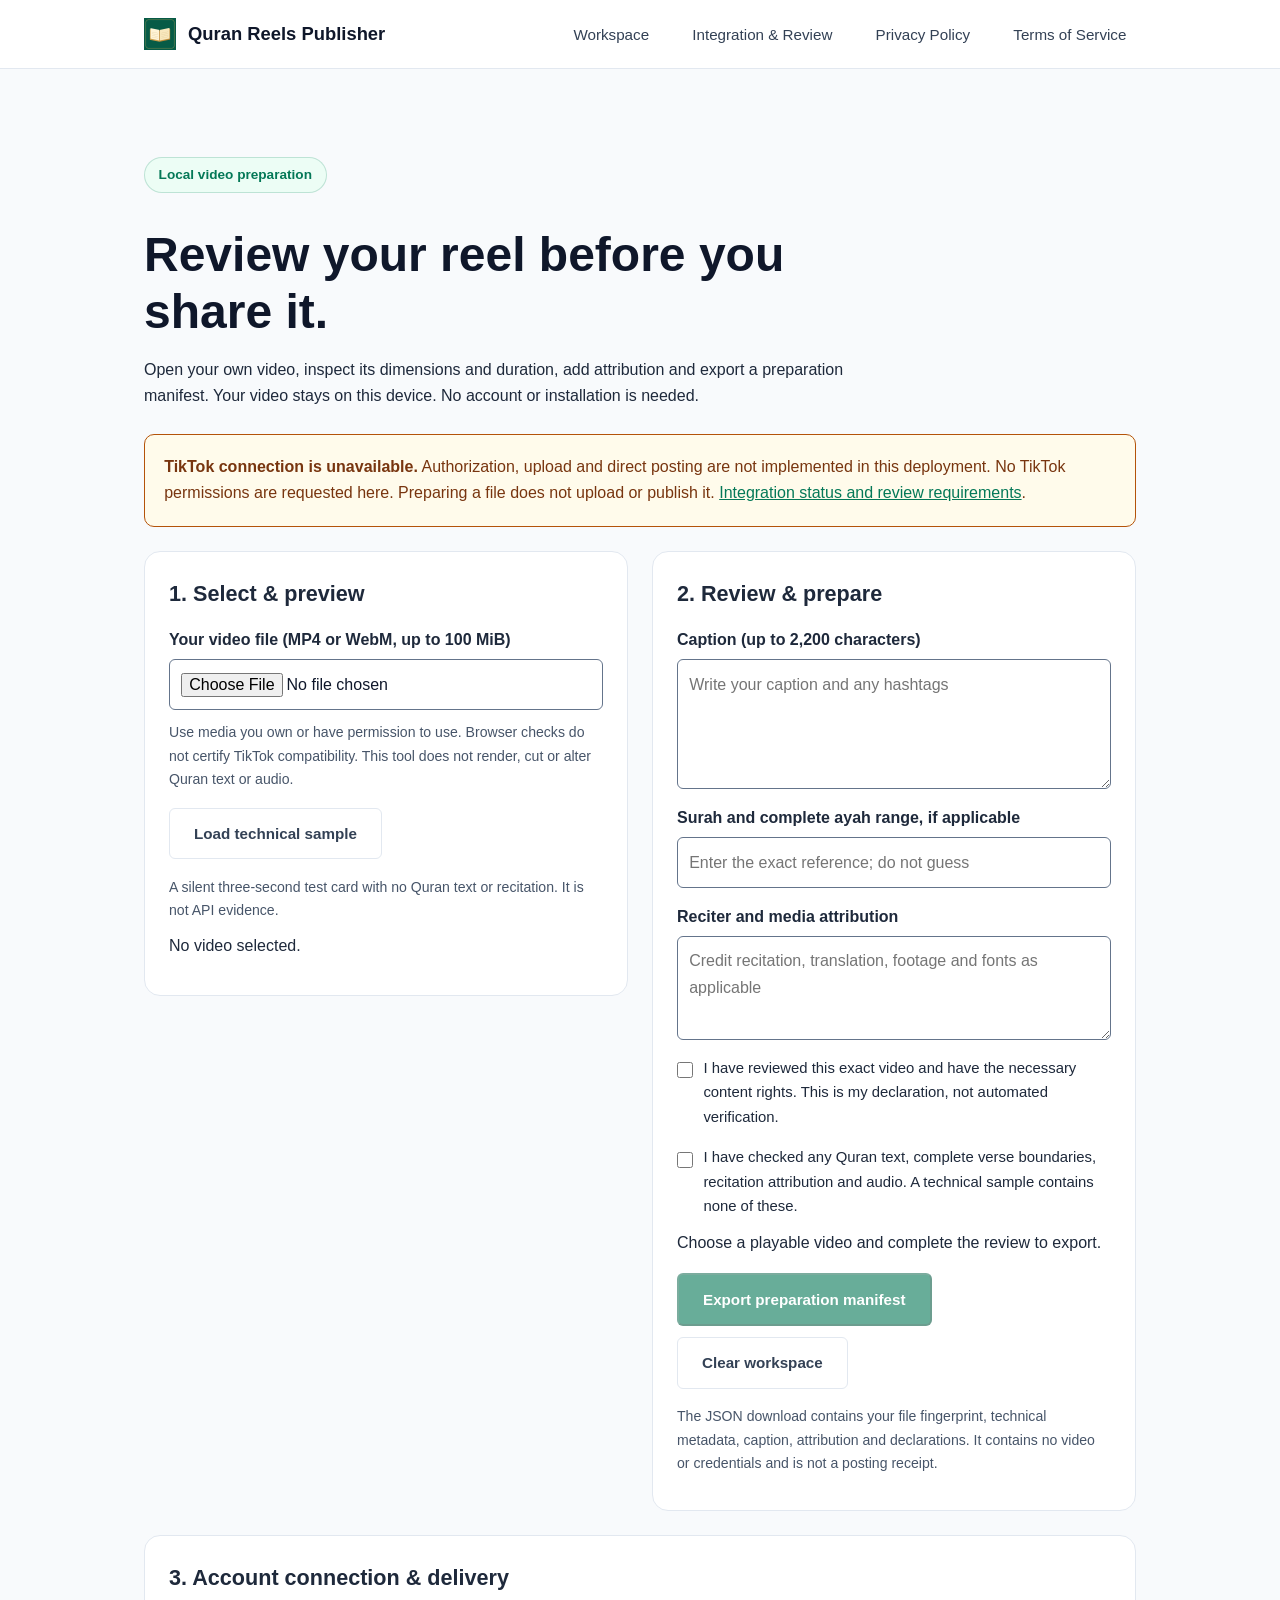
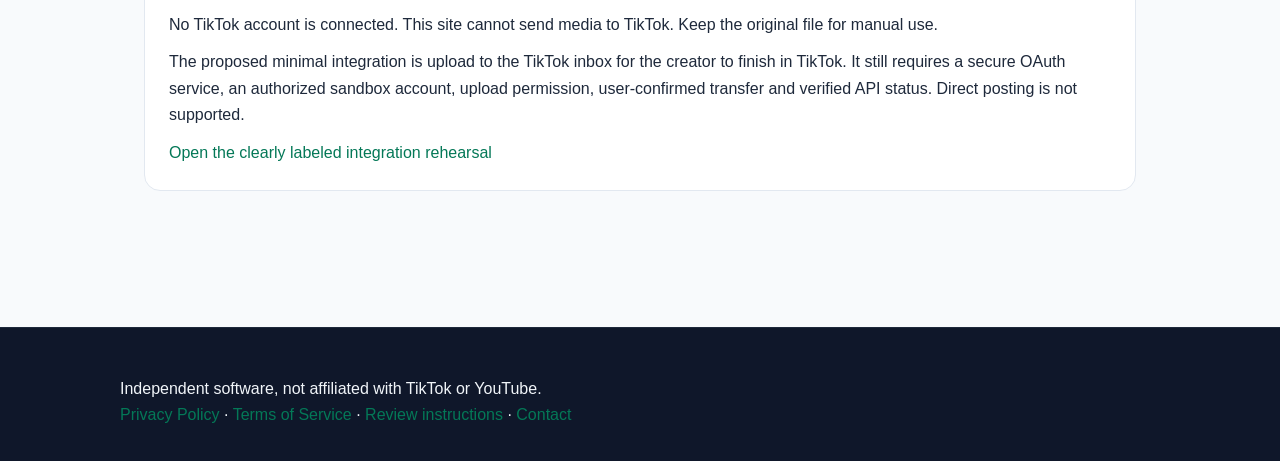
<file: index.html>
<!DOCTYPE html>
<html lang="en">
<head>
  <meta charset="UTF-8">
  <meta name="viewport" content="width=device-width, initial-scale=1.0">
  <title>Quran Reels Publisher — Video Preparation Workspace</title>
  <meta name="description" content="Preview your own video locally, inspect media, edit attribution and export a preparation manifest. TikTok connection is currently unavailable.">
  <link rel="canonical" href="https://mahmoudblog4-png.github.io/quran-reels-publisher-site/">
  <link rel="icon" type="image/png" href="assets/app-icon.png">
  <link rel="apple-touch-icon" href="assets/app-icon.png">
  <link rel="stylesheet" href="style.css"><link rel="stylesheet" href="workspace.css"><script src="workspace.js" defer></script><meta http-equiv="Content-Security-Policy" content="default-src 'self'; script-src 'self'; style-src 'self'; img-src 'self' blob:; media-src 'self' blob:; connect-src 'none'; object-src 'none'; base-uri 'none'; form-action 'none'">
</head>
<body>
<header class="site-header"><div class="nav-container"><a href="index.html" class="brand"><img class="brand-icon" src="assets/app-icon.png" alt=""><span>Quran Reels Publisher</span></a><nav class="main-nav" aria-label="Main navigation"><a href="#workspace">Workspace</a><a href="review.html">Integration &amp; Review</a><a href="privacy.html">Privacy Policy</a><a href="terms.html">Terms of Service</a></nav></div></header>
<main class="content-container">
<section class="workspace-intro"><span class="badge">Local video preparation</span><h1>Review your reel before you share it.</h1><p>Open your own video, inspect its dimensions and duration, add attribution and export a preparation manifest. Your video stays on this device. No account or installation is needed.</p></section>
<aside class="notice"><strong>TikTok connection is unavailable.</strong> Authorization, upload and direct posting are not implemented in this deployment. No TikTok permissions are requested here. Preparing a file does not upload or publish it. <a href="review.html">Integration status and review requirements</a>.</aside>
<section id="workspace" class="workspace-grid" aria-label="Video preparation workspace">
<div class="panel"><h2>1. Select &amp; preview</h2><label for="video-file">Your video file (MP4 or WebM, up to 100 MiB)</label><input id="video-file" type="file" accept="video/mp4,video/webm,.mp4,.webm" aria-describedby="file-help"><p id="file-help" class="help">Use media you own or have permission to use. Browser checks do not certify TikTok compatibility. This tool does not render, cut or alter Quran text or audio.</p><button id="sample" type="button" class="btn btn-secondary">Load technical sample</button><p class="help">A silent three-second test card with no Quran text or recitation. It is not API evidence.</p><video id="preview" controls playsinline preload="metadata" aria-label="Selected video preview" hidden></video><p id="media-status" role="status" aria-live="polite">No video selected.</p><dl id="media-details" hidden></dl></div>
<form id="preparation" class="panel"><h2>2. Review &amp; prepare</h2><label for="caption">Caption (up to 2,200 characters)</label><textarea id="caption" maxlength="2200" rows="4" required dir="auto" placeholder="Write your caption and any hashtags"></textarea><label for="reference">Surah and complete ayah range, if applicable</label><input id="reference" maxlength="160" dir="auto" placeholder="Enter the exact reference; do not guess"><label for="attribution">Reciter and media attribution</label><textarea id="attribution" maxlength="1500" rows="3" dir="auto" placeholder="Credit recitation, translation, footage and fonts as applicable"></textarea><label class="check"><input id="rights" type="checkbox" required><span>I have reviewed this exact video and have the necessary content rights. This is my declaration, not automated verification.</span></label><label class="check"><input id="integrity" type="checkbox" required><span>I have checked any Quran text, complete verse boundaries, recitation attribution and audio. A technical sample contains none of these.</span></label><p id="preparation-status" role="status" aria-live="polite">Choose a playable video and complete the review to export.</p><button id="export" class="btn btn-primary" type="submit" disabled>Export preparation manifest</button><button id="clear-workspace" class="btn btn-secondary" type="button">Clear workspace</button><p class="help">The JSON download contains your file fingerprint, technical metadata, caption, attribution and declarations. It contains no video or credentials and is not a posting receipt.</p></form>
</section><section class="panel"><h2>3. Account connection &amp; delivery</h2><p>No TikTok account is connected. This site cannot send media to TikTok. Keep the original file for manual use.</p><p>The proposed minimal integration is upload to the TikTok inbox for the creator to finish in TikTok. It still requires a secure OAuth service, an authorized sandbox account, upload permission, user-confirmed transfer and verified API status. Direct posting is not supported.</p><a href="demo.html">Open the clearly labeled integration rehearsal</a></section></main>
<footer class="site-footer"><div class="footer-container"><p>Independent software, not affiliated with TikTok or YouTube.</p><p><a href="privacy.html">Privacy Policy</a> · <a href="terms.html">Terms of Service</a> · <a href="review.html">Review instructions</a> · <a href="mailto:mahmoudfangrymail1@gmail.com">Contact</a></p></div></footer>
</body></html>
</file>
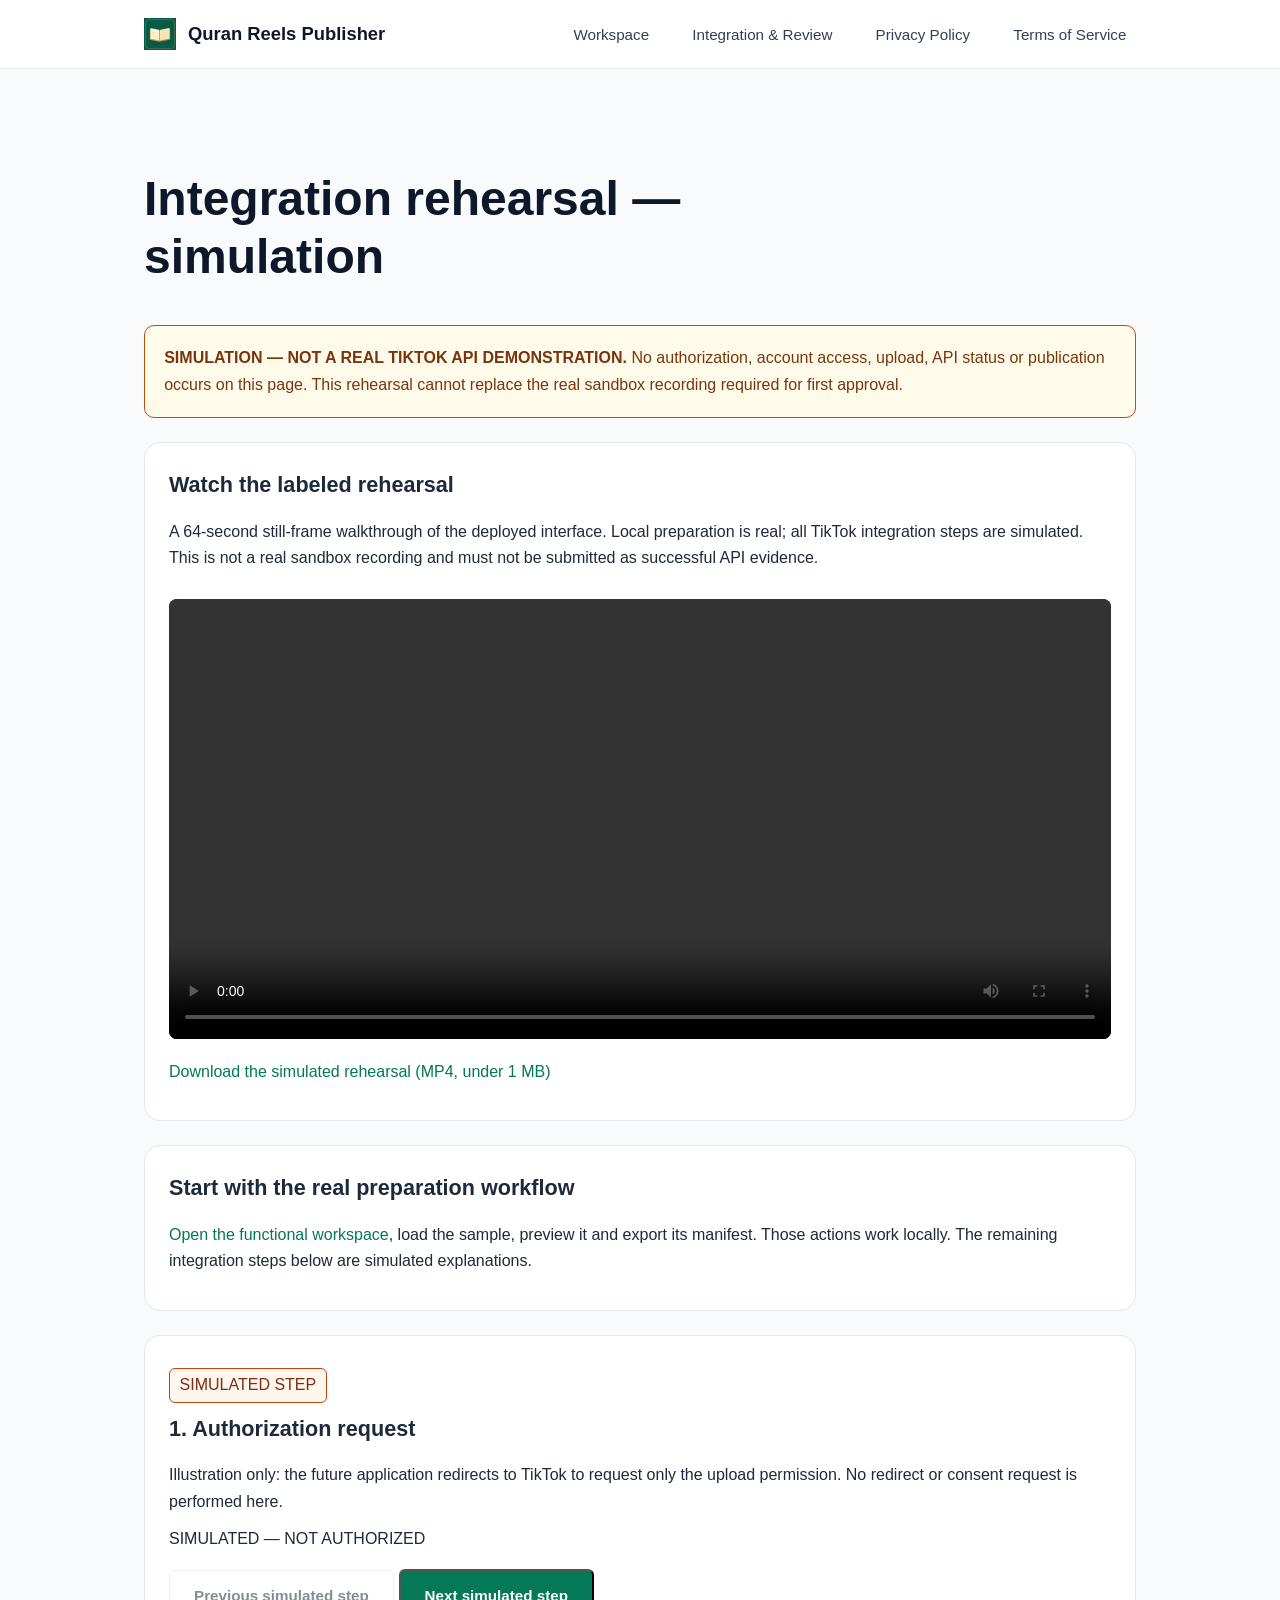
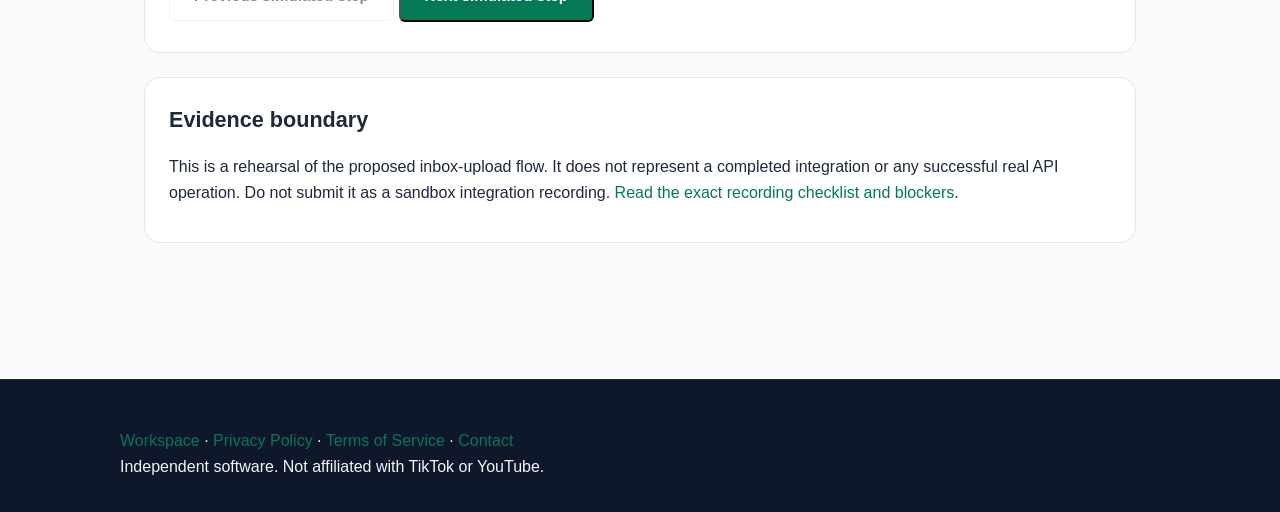
<file: demo.html>
<!DOCTYPE html>
<html lang="en"><head><meta charset="UTF-8"><meta name="viewport" content="width=device-width,initial-scale=1"><title>Integration rehearsal — simulation — Quran Reels Publisher</title><link rel="canonical" href="https://mahmoudblog4-png.github.io/quran-reels-publisher-site/demo.html"><link rel="icon" type="image/png" href="assets/app-icon.png"><link rel="apple-touch-icon" href="assets/app-icon.png"><link rel="stylesheet" href="style.css"><link rel="stylesheet" href="workspace.css"><script src="demo.js" defer></script></head><body><header class="site-header"><div class="nav-container"><a href="index.html" class="brand"><img class="brand-icon" src="assets/app-icon.png" alt=""><span>Quran Reels Publisher</span></a><nav class="main-nav" aria-label="Main navigation"><a href="index.html">Workspace</a><a href="review.html">Integration &amp; Review</a><a href="privacy.html">Privacy Policy</a><a href="terms.html">Terms of Service</a></nav></div></header><main class="content-container"><section class="workspace-intro"><h1>Integration rehearsal — simulation</h1></section>
<aside class="notice"><strong>SIMULATION — NOT A REAL TIKTOK API DEMONSTRATION.</strong> No authorization, account access, upload, API status or publication occurs on this page. This rehearsal cannot replace the real sandbox recording required for first approval.</aside>
<section class="panel"><h2>Watch the labeled rehearsal</h2><p>A 64-second still-frame walkthrough of the deployed interface. Local preparation is real; all TikTok integration steps are simulated. This is not a real sandbox recording and must not be submitted as successful API evidence.</p><video controls playsinline preload="metadata" aria-label="Simulated integration rehearsal video"><source src="assets/integration-rehearsal.mp4" type="video/mp4"></video><p><a href="assets/integration-rehearsal.mp4">Download the simulated rehearsal (MP4, under 1 MB)</a></p></section><section class="panel"><h2>Start with the real preparation workflow</h2><p><a href="index.html#workspace">Open the functional workspace</a>, load the sample, preview it and export its manifest. Those actions work locally. The remaining integration steps below are simulated explanations.</p></section>
<section class="panel" aria-label="Simulated integration steps"><span class="status-pill">SIMULATED STEP</span><h2 id="step-title">1. Authorization request</h2><p id="step-body">Illustration only: the future application redirects to TikTok to request only the upload permission. No redirect or consent request is performed here.</p><p id="step-state" role="status" aria-live="polite">SIMULATED — NOT AUTHORIZED</p><button id="previous" class="btn btn-secondary" type="button" disabled>Previous simulated step</button><button id="next" class="btn btn-primary" type="button">Next simulated step</button></section>
<section class="panel"><h2>Evidence boundary</h2><p>This is a rehearsal of the proposed inbox-upload flow. It does not represent a completed integration or any successful real API operation. Do not submit it as a sandbox integration recording. <a href="review.html">Read the exact recording checklist and blockers</a>.</p></section>
</main><footer class="site-footer"><div class="footer-container"><p><a href="index.html">Workspace</a> · <a href="privacy.html">Privacy Policy</a> · <a href="terms.html">Terms of Service</a> · <a href="mailto:mahmoudfangrymail1@gmail.com">Contact</a></p><p>Independent software. Not affiliated with TikTok or YouTube.</p></div></footer></body></html>
</file>
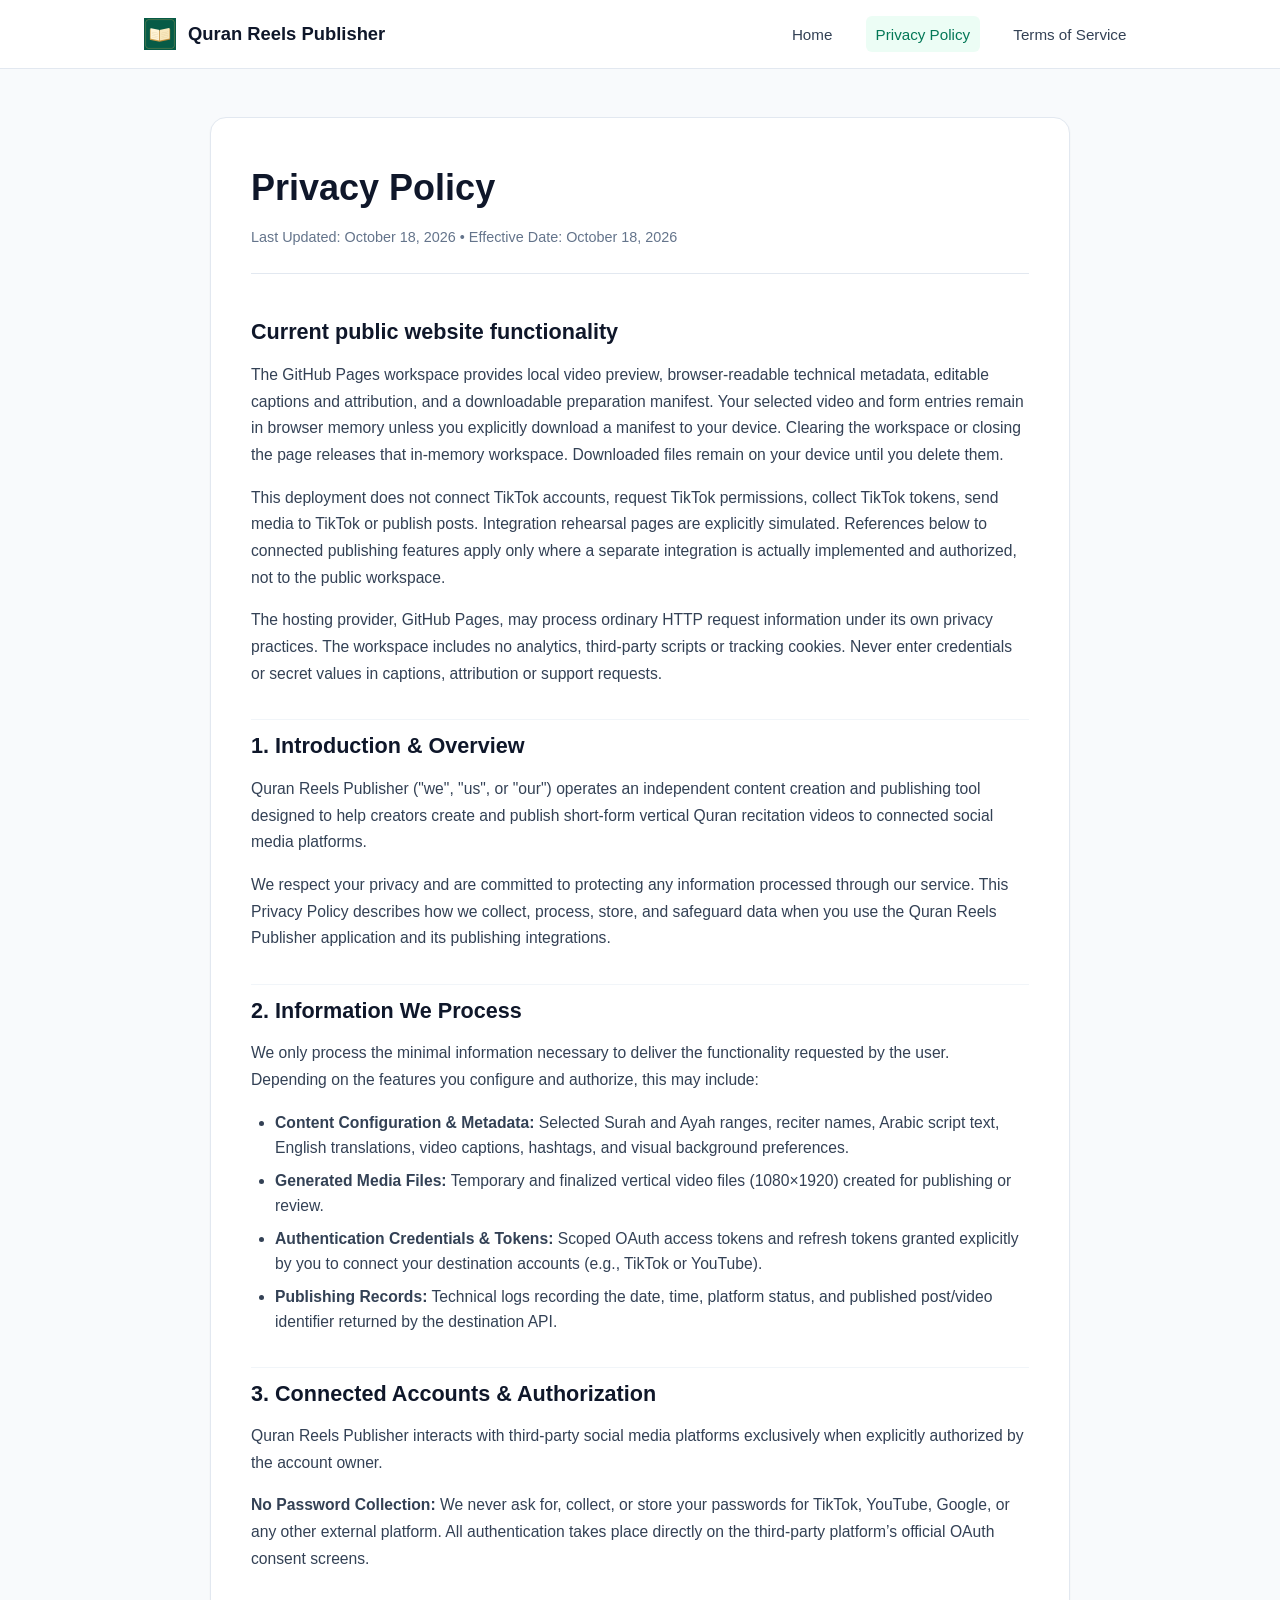
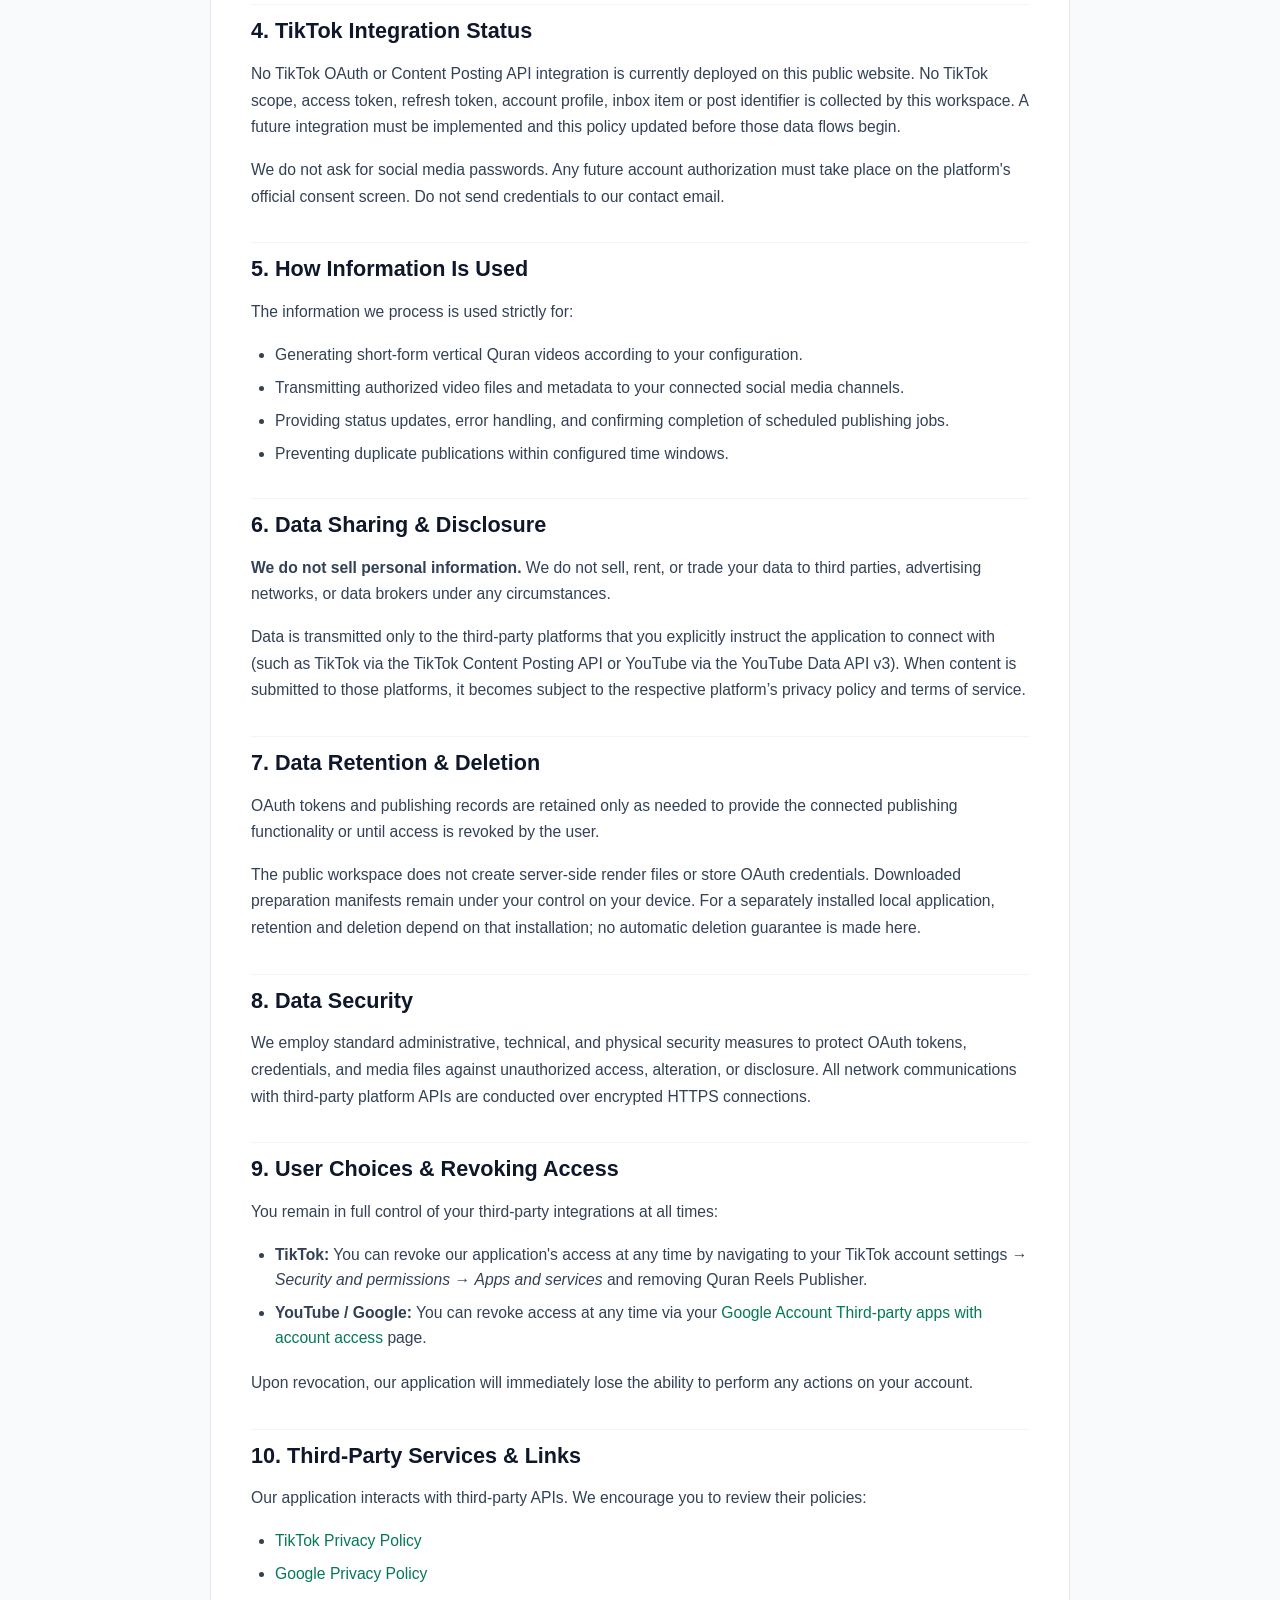
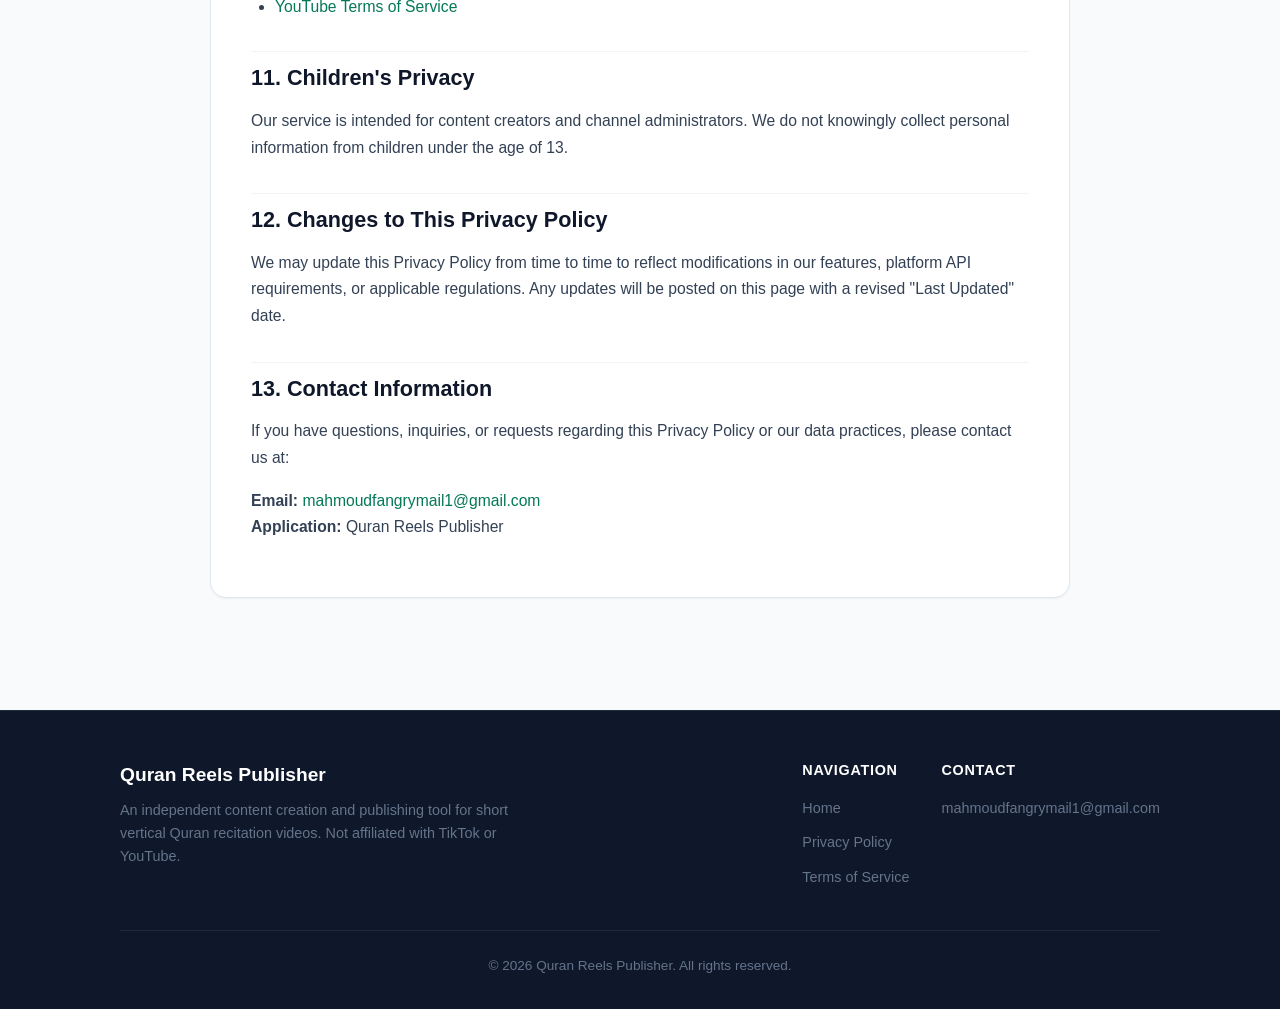
<file: privacy.html>
<!DOCTYPE html>
<html lang="en">
<head>
  <meta charset="UTF-8">
  <meta name="viewport" content="width=device-width, initial-scale=1.0">
  <title>Privacy Policy — Quran Reels Publisher</title>
  <meta name="description" content="Privacy Policy for Quran Reels Publisher detailing information handling, OAuth authorizations, and data protection practices.">
  <link rel="canonical" href="https://mahmoudblog4-png.github.io/quran-reels-publisher-site/privacy.html">
  <link rel="icon" type="image/png" href="assets/app-icon.png">
  <link rel="apple-touch-icon" href="assets/app-icon.png">
  <link rel="stylesheet" href="style.css">
</head>
<body>

  <!-- Site Navigation -->
  <header class="site-header">
    <div class="nav-container">
      <a href="index.html" class="brand">
        <img class="brand-icon" src="assets/app-icon.png" alt="">
        <span>Quran Reels Publisher</span>
      </a>
      <nav class="main-nav">
        <a href="index.html">Home</a>
        <a href="privacy.html" class="active">Privacy Policy</a>
        <a href="terms.html">Terms of Service</a>
      </nav>
    </div>
  </header>

  <!-- Main Legal Document -->
  <main class="content-container">
    <article class="legal-document">
      <header class="legal-header">
        <h1>Privacy Policy</h1>
        <p class="legal-meta">Last Updated: October 18, 2026 &bull; Effective Date: October 18, 2026</p>
      </header>

      <div class="legal-content">
        <h2>Current public website functionality</h2>
        <p>The GitHub Pages workspace provides local video preview, browser-readable technical metadata, editable captions and attribution, and a downloadable preparation manifest. Your selected video and form entries remain in browser memory unless you explicitly download a manifest to your device. Clearing the workspace or closing the page releases that in-memory workspace. Downloaded files remain on your device until you delete them.</p>
        <p>This deployment does not connect TikTok accounts, request TikTok permissions, collect TikTok tokens, send media to TikTok or publish posts. Integration rehearsal pages are explicitly simulated. References below to connected publishing features apply only where a separate integration is actually implemented and authorized, not to the public workspace.</p>
        <p>The hosting provider, GitHub Pages, may process ordinary HTTP request information under its own privacy practices. The workspace includes no analytics, third-party scripts or tracking cookies. Never enter credentials or secret values in captions, attribution or support requests.</p>
        <h2>1. Introduction & Overview</h2>
        <p>
          Quran Reels Publisher ("we", "us", or "our") operates an independent content creation and publishing tool designed to help creators create and publish short-form vertical Quran recitation videos to connected social media platforms.
        </p>
        <p>
          We respect your privacy and are committed to protecting any information processed through our service. This Privacy Policy describes how we collect, process, store, and safeguard data when you use the Quran Reels Publisher application and its publishing integrations.
        </p>

        <h2>2. Information We Process</h2>
        <p>
          We only process the minimal information necessary to deliver the functionality requested by the user. Depending on the features you configure and authorize, this may include:
        </p>
        <ul>
          <li><strong>Content Configuration & Metadata:</strong> Selected Surah and Ayah ranges, reciter names, Arabic script text, English translations, video captions, hashtags, and visual background preferences.</li>
          <li><strong>Generated Media Files:</strong> Temporary and finalized vertical video files (1080&times;1920) created for publishing or review.</li>
          <li><strong>Authentication Credentials & Tokens:</strong> Scoped OAuth access tokens and refresh tokens granted explicitly by you to connect your destination accounts (e.g., TikTok or YouTube).</li>
          <li><strong>Publishing Records:</strong> Technical logs recording the date, time, platform status, and published post/video identifier returned by the destination API.</li>
        </ul>

        <h2>3. Connected Accounts & Authorization</h2>
        <p>
          Quran Reels Publisher interacts with third-party social media platforms exclusively when explicitly authorized by the account owner.
        </p>
        <p>
          <strong>No Password Collection:</strong> We never ask for, collect, or store your passwords for TikTok, YouTube, Google, or any other external platform. All authentication takes place directly on the third-party platform’s official OAuth consent screens.
        </p>

        <h2>4. TikTok Integration Status</h2>
        <p>No TikTok OAuth or Content Posting API integration is currently deployed on this public website. No TikTok scope, access token, refresh token, account profile, inbox item or post identifier is collected by this workspace. A future integration must be implemented and this policy updated before those data flows begin.</p>
        <p>We do not ask for social media passwords. Any future account authorization must take place on the platform's official consent screen. Do not send credentials to our contact email.</p>

        <h2>5. How Information Is Used</h2>
        <p>
          The information we process is used strictly for:
        </p>
        <ul>
          <li>Generating short-form vertical Quran videos according to your configuration.</li>
          <li>Transmitting authorized video files and metadata to your connected social media channels.</li>
          <li>Providing status updates, error handling, and confirming completion of scheduled publishing jobs.</li>
          <li>Preventing duplicate publications within configured time windows.</li>
        </ul>

        <h2>6. Data Sharing & Disclosure</h2>
        <p>
          <strong>We do not sell personal information.</strong> We do not sell, rent, or trade your data to third parties, advertising networks, or data brokers under any circumstances.
        </p>
        <p>
          Data is transmitted only to the third-party platforms that you explicitly instruct the application to connect with (such as TikTok via the TikTok Content Posting API or YouTube via the YouTube Data API v3). When content is submitted to those platforms, it becomes subject to the respective platform’s privacy policy and terms of service.
        </p>

        <h2>7. Data Retention & Deletion</h2>
        <p>
          OAuth tokens and publishing records are retained only as needed to provide the connected publishing functionality or until access is revoked by the user.
        </p>
        <p>
          The public workspace does not create server-side render files or store OAuth credentials. Downloaded preparation manifests remain under your control on your device. For a separately installed local application, retention and deletion depend on that installation; no automatic deletion guarantee is made here.
        </p>

        <h2>8. Data Security</h2>
        <p>
          We employ standard administrative, technical, and physical security measures to protect OAuth tokens, credentials, and media files against unauthorized access, alteration, or disclosure. All network communications with third-party platform APIs are conducted over encrypted HTTPS connections.
        </p>

        <h2>9. User Choices & Revoking Access</h2>
        <p>
          You remain in full control of your third-party integrations at all times:
        </p>
        <ul>
          <li><strong>TikTok:</strong> You can revoke our application's access at any time by navigating to your TikTok account settings &rarr; <em>Security and permissions</em> &rarr; <em>Apps and services</em> and removing Quran Reels Publisher.</li>
          <li><strong>YouTube / Google:</strong> You can revoke access at any time via your <a href="https://myaccount.google.com/permissions" target="_blank" rel="noopener noreferrer">Google Account Third-party apps with account access</a> page.</li>
        </ul>
        <p>
          Upon revocation, our application will immediately lose the ability to perform any actions on your account.
        </p>

        <h2>10. Third-Party Services & Links</h2>
        <p>
          Our application interacts with third-party APIs. We encourage you to review their policies:
        </p>
        <ul>
          <li><a href="https://www.tiktok.com/legal/privacy-policy" target="_blank" rel="noopener noreferrer">TikTok Privacy Policy</a></li>
          <li><a href="https://policies.google.com/privacy" target="_blank" rel="noopener noreferrer">Google Privacy Policy</a></li>
          <li><a href="https://www.youtube.com/t/terms" target="_blank" rel="noopener noreferrer">YouTube Terms of Service</a></li>
        </ul>

        <h2>11. Children's Privacy</h2>
        <p>
          Our service is intended for content creators and channel administrators. We do not knowingly collect personal information from children under the age of 13.
        </p>

        <h2>12. Changes to This Privacy Policy</h2>
        <p>
          We may update this Privacy Policy from time to time to reflect modifications in our features, platform API requirements, or applicable regulations. Any updates will be posted on this page with a revised "Last Updated" date.
        </p>

        <h2>13. Contact Information</h2>
        <p>
          If you have questions, inquiries, or requests regarding this Privacy Policy or our data practices, please contact us at:
        </p>
        <p>
          <strong>Email:</strong> <a href="mailto:mahmoudfangrymail1@gmail.com">mahmoudfangrymail1@gmail.com</a><br>
          <strong>Application:</strong> Quran Reels Publisher
        </p>
      </div>
    </article>
  </main>

  <!-- Site Footer -->
  <footer class="site-footer">
    <div class="footer-container">
      <div class="footer-top">
        <div class="footer-brand">
          <h3>Quran Reels Publisher</h3>
          <p>
            An independent content creation and publishing tool for short vertical Quran recitation videos. Not affiliated with TikTok or YouTube.
          </p>
        </div>
        <div class="footer-nav">
          <div class="footer-column">
            <h4>Navigation</h4>
            <ul>
              <li><a href="index.html">Home</a></li>
              <li><a href="privacy.html">Privacy Policy</a></li>
              <li><a href="terms.html">Terms of Service</a></li>
            </ul>
          </div>
          <div class="footer-column">
            <h4>Contact</h4>
            <ul>
              <li><a href="mailto:mahmoudfangrymail1@gmail.com">mahmoudfangrymail1@gmail.com</a></li>
            </ul>
          </div>
        </div>
      </div>
      <div class="footer-bottom">
        <p>&copy; 2026 Quran Reels Publisher. All rights reserved.</p>
      </div>
    </div>
  </footer>

</body>
</html>
</file>
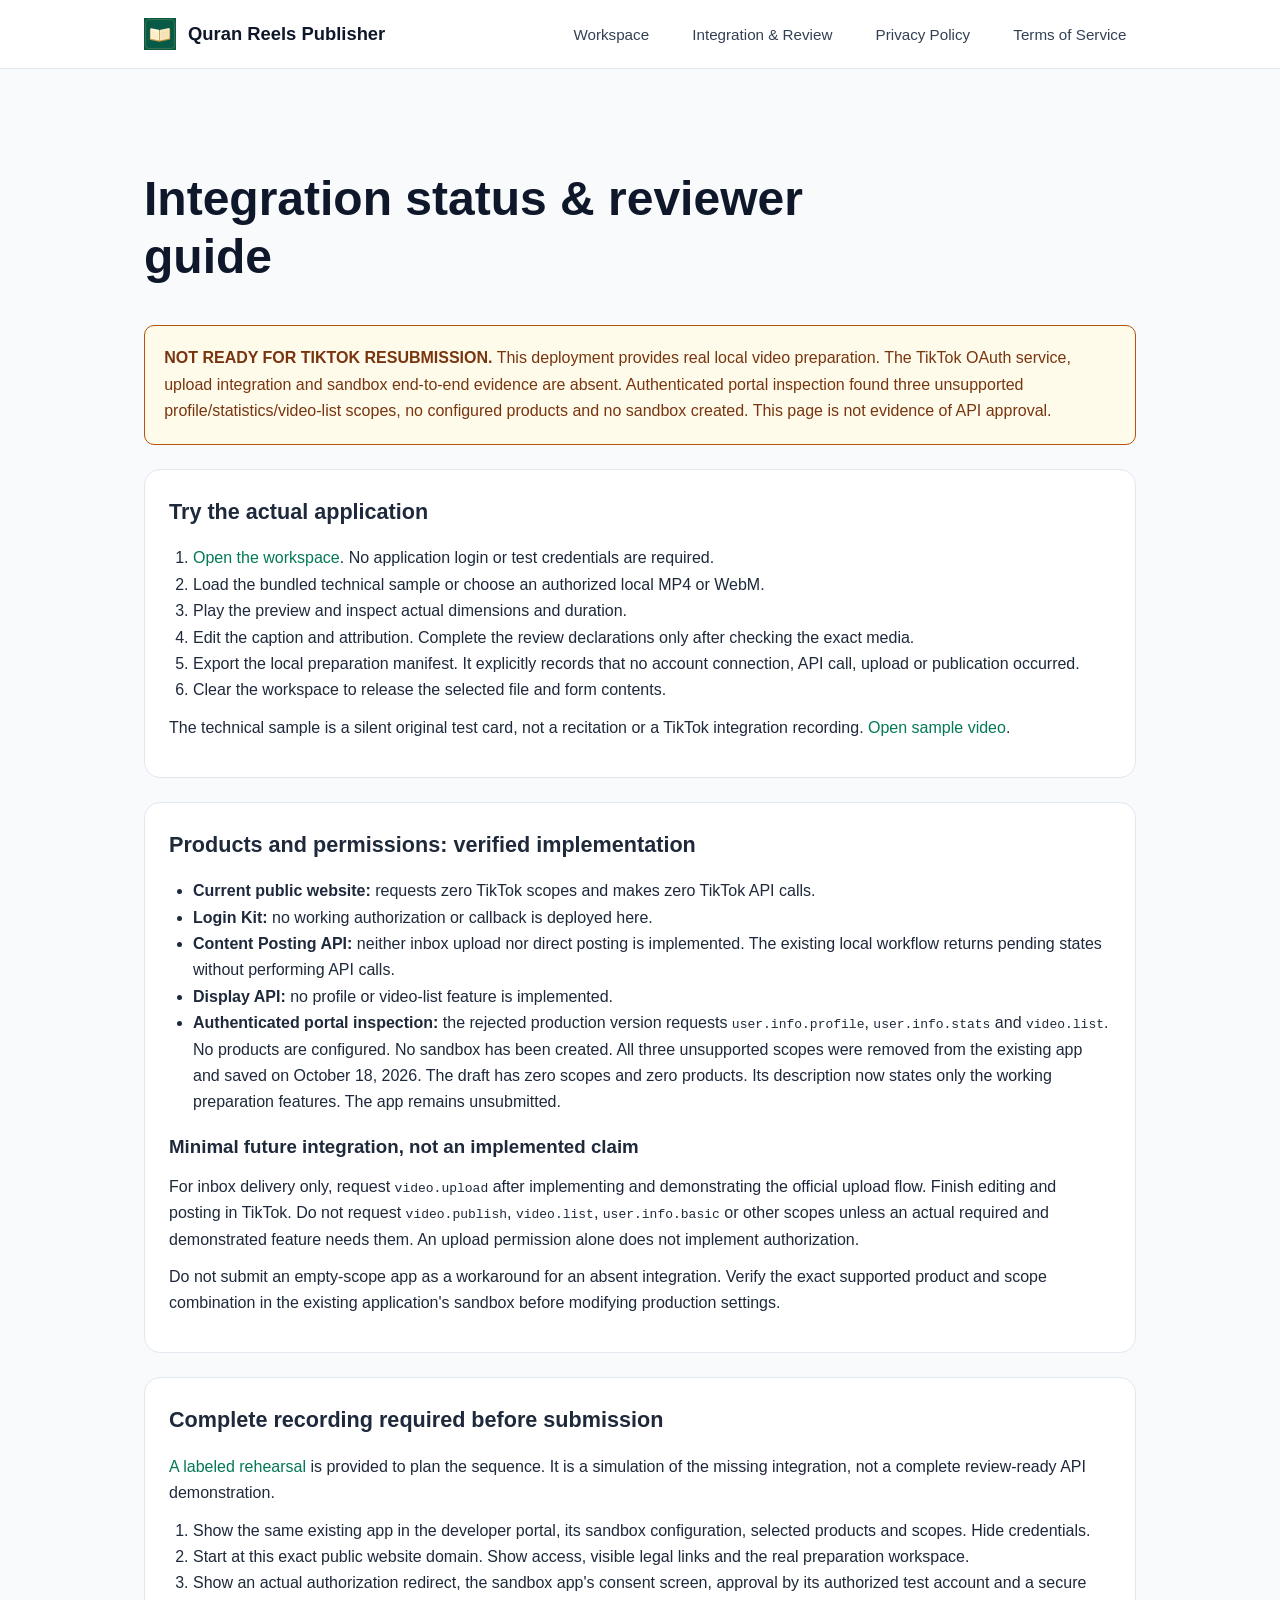
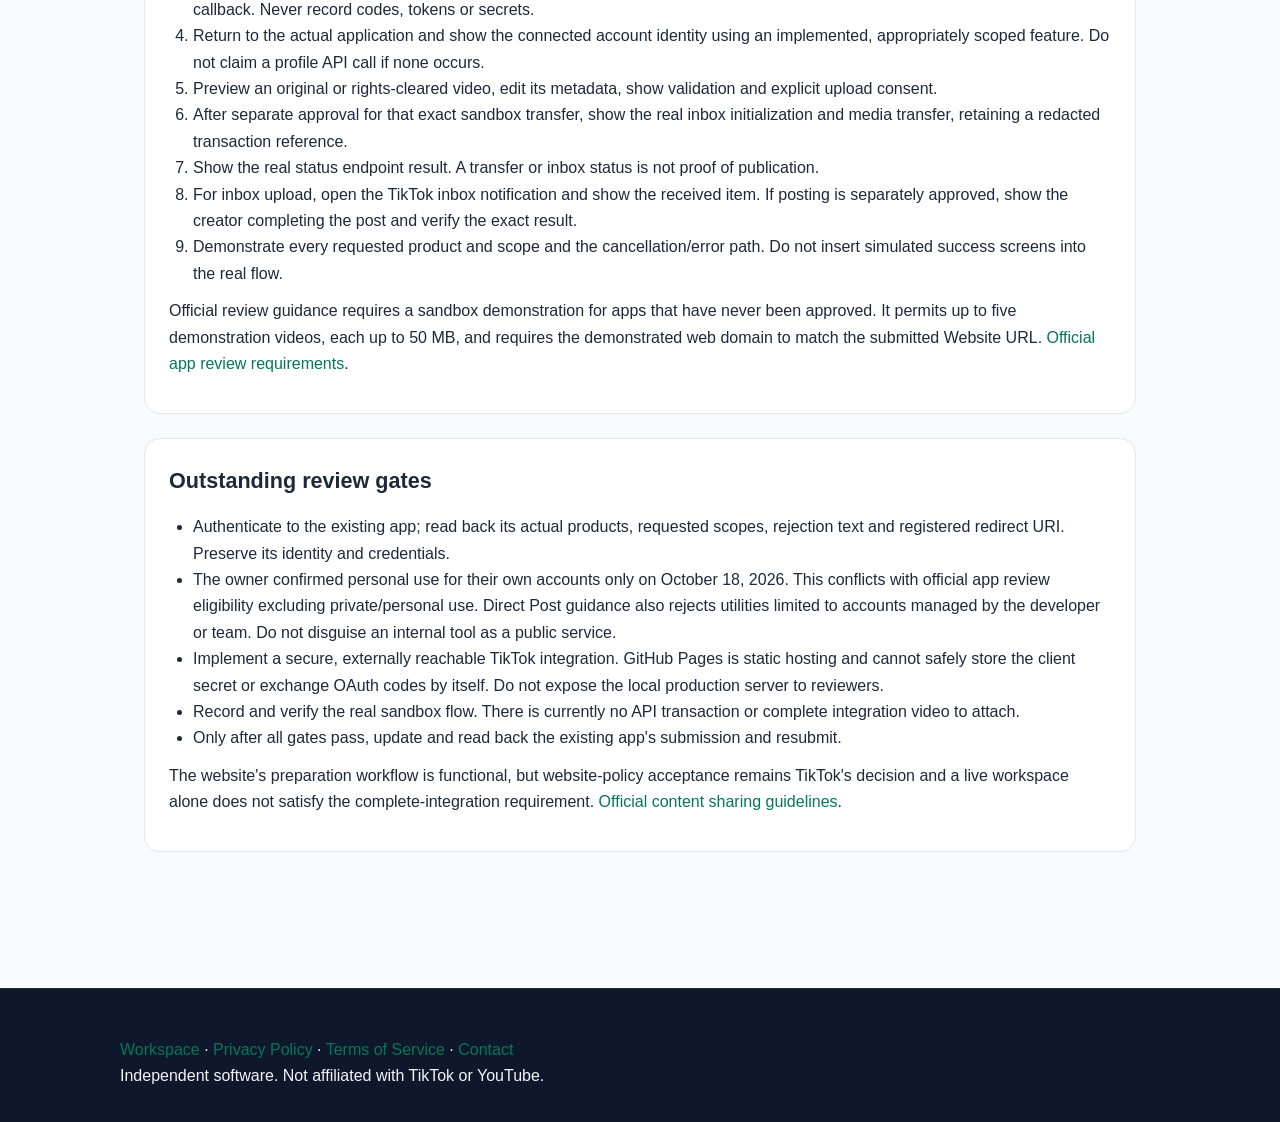
<file: review.html>
<!DOCTYPE html>
<html lang="en"><head><meta charset="UTF-8"><meta name="viewport" content="width=device-width,initial-scale=1"><title>Integration status & reviewer guide — Quran Reels Publisher</title><link rel="canonical" href="https://mahmoudblog4-png.github.io/quran-reels-publisher-site/review.html"><link rel="icon" type="image/png" href="assets/app-icon.png"><link rel="apple-touch-icon" href="assets/app-icon.png"><link rel="stylesheet" href="style.css"><link rel="stylesheet" href="workspace.css"></head><body><header class="site-header"><div class="nav-container"><a href="index.html" class="brand"><img class="brand-icon" src="assets/app-icon.png" alt=""><span>Quran Reels Publisher</span></a><nav class="main-nav" aria-label="Main navigation"><a href="index.html">Workspace</a><a href="review.html">Integration &amp; Review</a><a href="privacy.html">Privacy Policy</a><a href="terms.html">Terms of Service</a></nav></div></header><main class="content-container"><section class="workspace-intro"><h1>Integration status & reviewer guide</h1></section>
<aside class="notice"><strong>NOT READY FOR TIKTOK RESUBMISSION.</strong> This deployment provides real local video preparation. The TikTok OAuth service, upload integration and sandbox end-to-end evidence are absent. Authenticated portal inspection found three unsupported profile/statistics/video-list scopes, no configured products and no sandbox created. This page is not evidence of API approval.</aside>
<section class="panel"><h2>Try the actual application</h2><ol><li><a href="index.html#workspace">Open the workspace</a>. No application login or test credentials are required.</li><li>Load the bundled technical sample or choose an authorized local MP4 or WebM.</li><li>Play the preview and inspect actual dimensions and duration.</li><li>Edit the caption and attribution. Complete the review declarations only after checking the exact media.</li><li>Export the local preparation manifest. It explicitly records that no account connection, API call, upload or publication occurred.</li><li>Clear the workspace to release the selected file and form contents.</li></ol><p>The technical sample is a silent original test card, not a recitation or a TikTok integration recording. <a href="assets/technical-sample.mp4">Open sample video</a>.</p></section>
<section class="panel"><h2>Products and permissions: verified implementation</h2><ul><li><strong>Current public website:</strong> requests zero TikTok scopes and makes zero TikTok API calls.</li><li><strong>Login Kit:</strong> no working authorization or callback is deployed here.</li><li><strong>Content Posting API:</strong> neither inbox upload nor direct posting is implemented. The existing local workflow returns pending states without performing API calls.</li><li><strong>Display API:</strong> no profile or video-list feature is implemented.</li><li><strong>Authenticated portal inspection:</strong> the rejected production version requests <code>user.info.profile</code>, <code>user.info.stats</code> and <code>video.list</code>. No products are configured. No sandbox has been created. All three unsupported scopes were removed from the existing app and saved on October 18, 2026. The draft has zero scopes and zero products. Its description now states only the working preparation features. The app remains unsubmitted.</li></ul><h3>Minimal future integration, not an implemented claim</h3><p>For inbox delivery only, request <code>video.upload</code> after implementing and demonstrating the official upload flow. Finish editing and posting in TikTok. Do not request <code>video.publish</code>, <code>video.list</code>, <code>user.info.basic</code> or other scopes unless an actual required and demonstrated feature needs them. An upload permission alone does not implement authorization.</p><p>Do not submit an empty-scope app as a workaround for an absent integration. Verify the exact supported product and scope combination in the existing application's sandbox before modifying production settings.</p></section>
<section class="panel"><h2>Complete recording required before submission</h2><p><a href="demo.html">A labeled rehearsal</a> is provided to plan the sequence. It is a simulation of the missing integration, not a complete review-ready API demonstration.</p><ol><li>Show the same existing app in the developer portal, its sandbox configuration, selected products and scopes. Hide credentials.</li><li>Start at this exact public website domain. Show access, visible legal links and the real preparation workspace.</li><li>Show an actual authorization redirect, the sandbox app's consent screen, approval by its authorized test account and a secure callback. Never record codes, tokens or secrets.</li><li>Return to the actual application and show the connected account identity using an implemented, appropriately scoped feature. Do not claim a profile API call if none occurs.</li><li>Preview an original or rights-cleared video, edit its metadata, show validation and explicit upload consent.</li><li>After separate approval for that exact sandbox transfer, show the real inbox initialization and media transfer, retaining a redacted transaction reference.</li><li>Show the real status endpoint result. A transfer or inbox status is not proof of publication.</li><li>For inbox upload, open the TikTok inbox notification and show the received item. If posting is separately approved, show the creator completing the post and verify the exact result.</li><li>Demonstrate every requested product and scope and the cancellation/error path. Do not insert simulated success screens into the real flow.</li></ol><p>Official review guidance requires a sandbox demonstration for apps that have never been approved. It permits up to five demonstration videos, each up to 50 MB, and requires the demonstrated web domain to match the submitted Website URL. <a href="https://developers.tiktok.com/doc/app-review-guidelines">Official app review requirements</a>.</p></section>
<section class="panel"><h2>Outstanding review gates</h2><ul><li>Authenticate to the existing app; read back its actual products, requested scopes, rejection text and registered redirect URI. Preserve its identity and credentials.</li><li>The owner confirmed personal use for their own accounts only on October 18, 2026. This conflicts with official app review eligibility excluding private/personal use. Direct Post guidance also rejects utilities limited to accounts managed by the developer or team. Do not disguise an internal tool as a public service.</li><li>Implement a secure, externally reachable TikTok integration. GitHub Pages is static hosting and cannot safely store the client secret or exchange OAuth codes by itself. Do not expose the local production server to reviewers.</li><li>Record and verify the real sandbox flow. There is currently no API transaction or complete integration video to attach.</li><li>Only after all gates pass, update and read back the existing app's submission and resubmit.</li></ul><p>The website's preparation workflow is functional, but website-policy acceptance remains TikTok's decision and a live workspace alone does not satisfy the complete-integration requirement. <a href="https://developers.tiktok.com/doc/content-sharing-guidelines">Official content sharing guidelines</a>.</p></section>
</main><footer class="site-footer"><div class="footer-container"><p><a href="index.html">Workspace</a> · <a href="privacy.html">Privacy Policy</a> · <a href="terms.html">Terms of Service</a> · <a href="mailto:mahmoudfangrymail1@gmail.com">Contact</a></p><p>Independent software. Not affiliated with TikTok or YouTube.</p></div></footer></body></html>
</file>
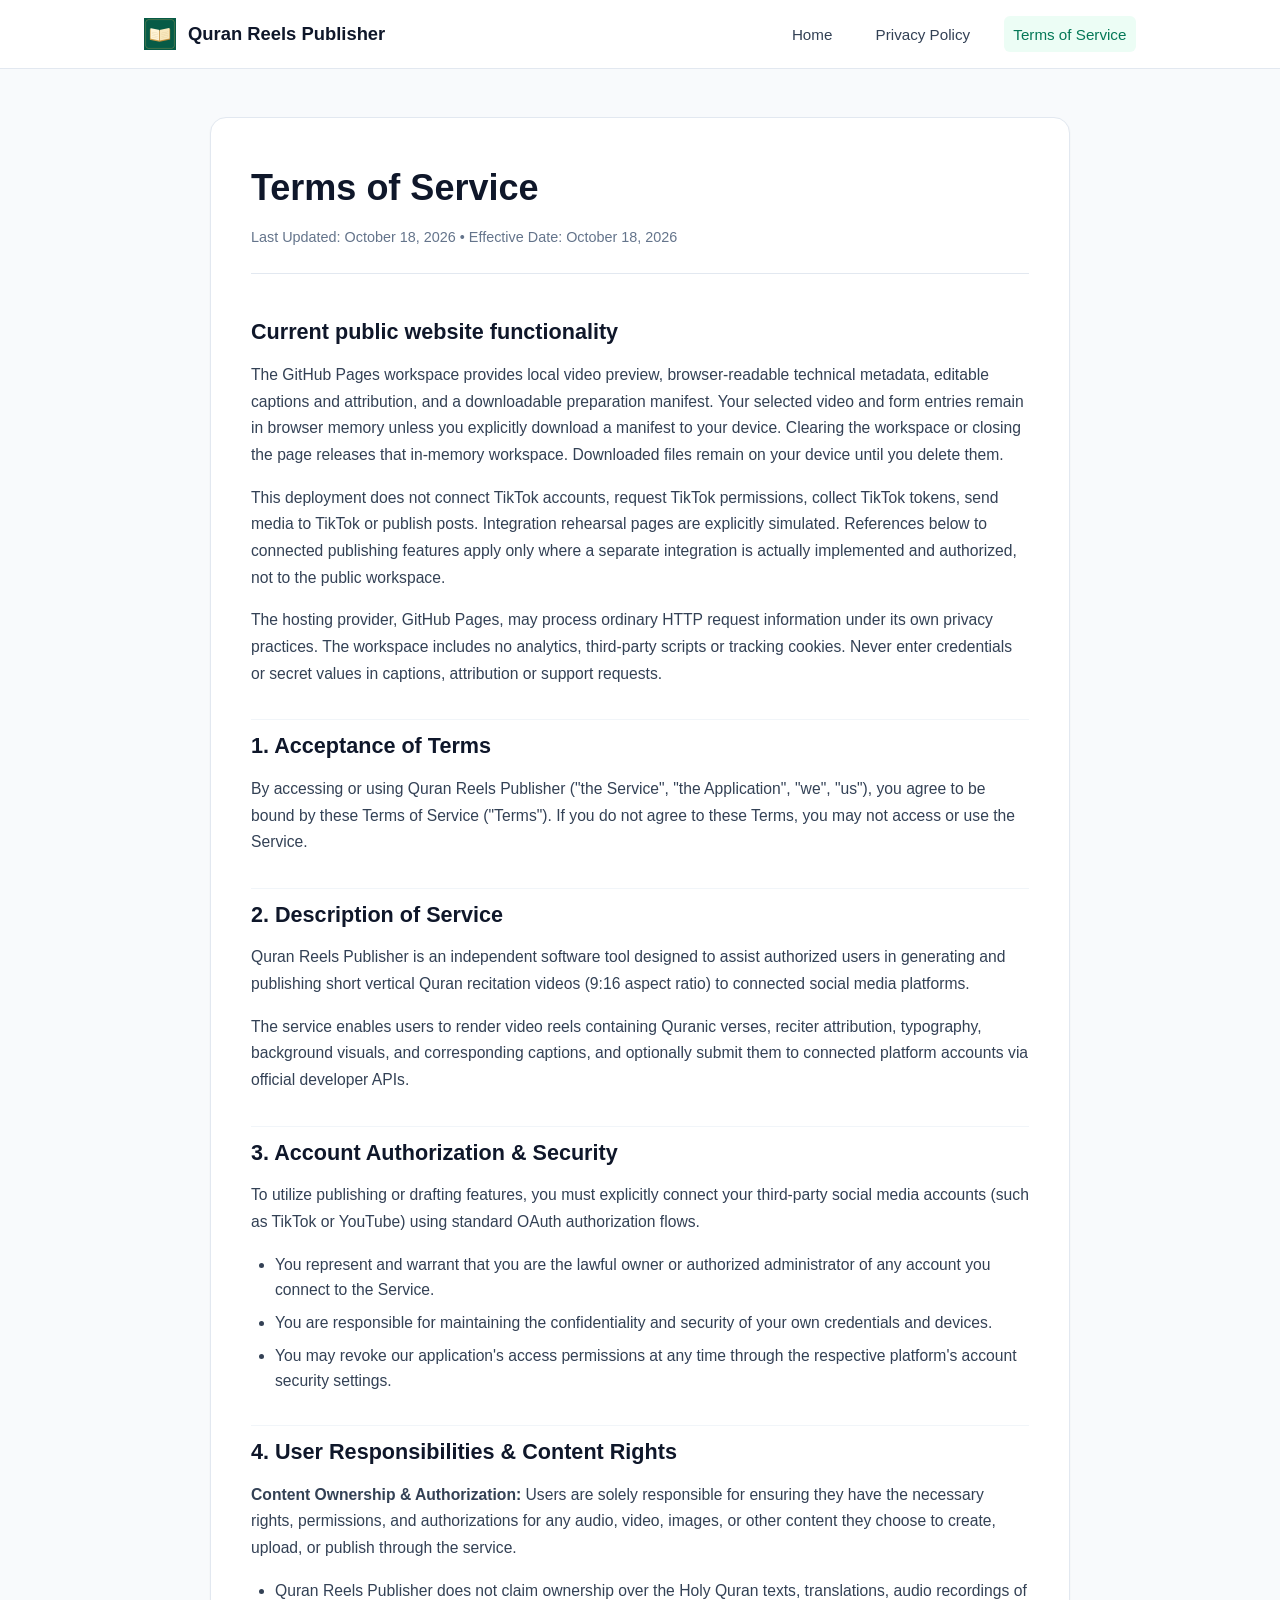
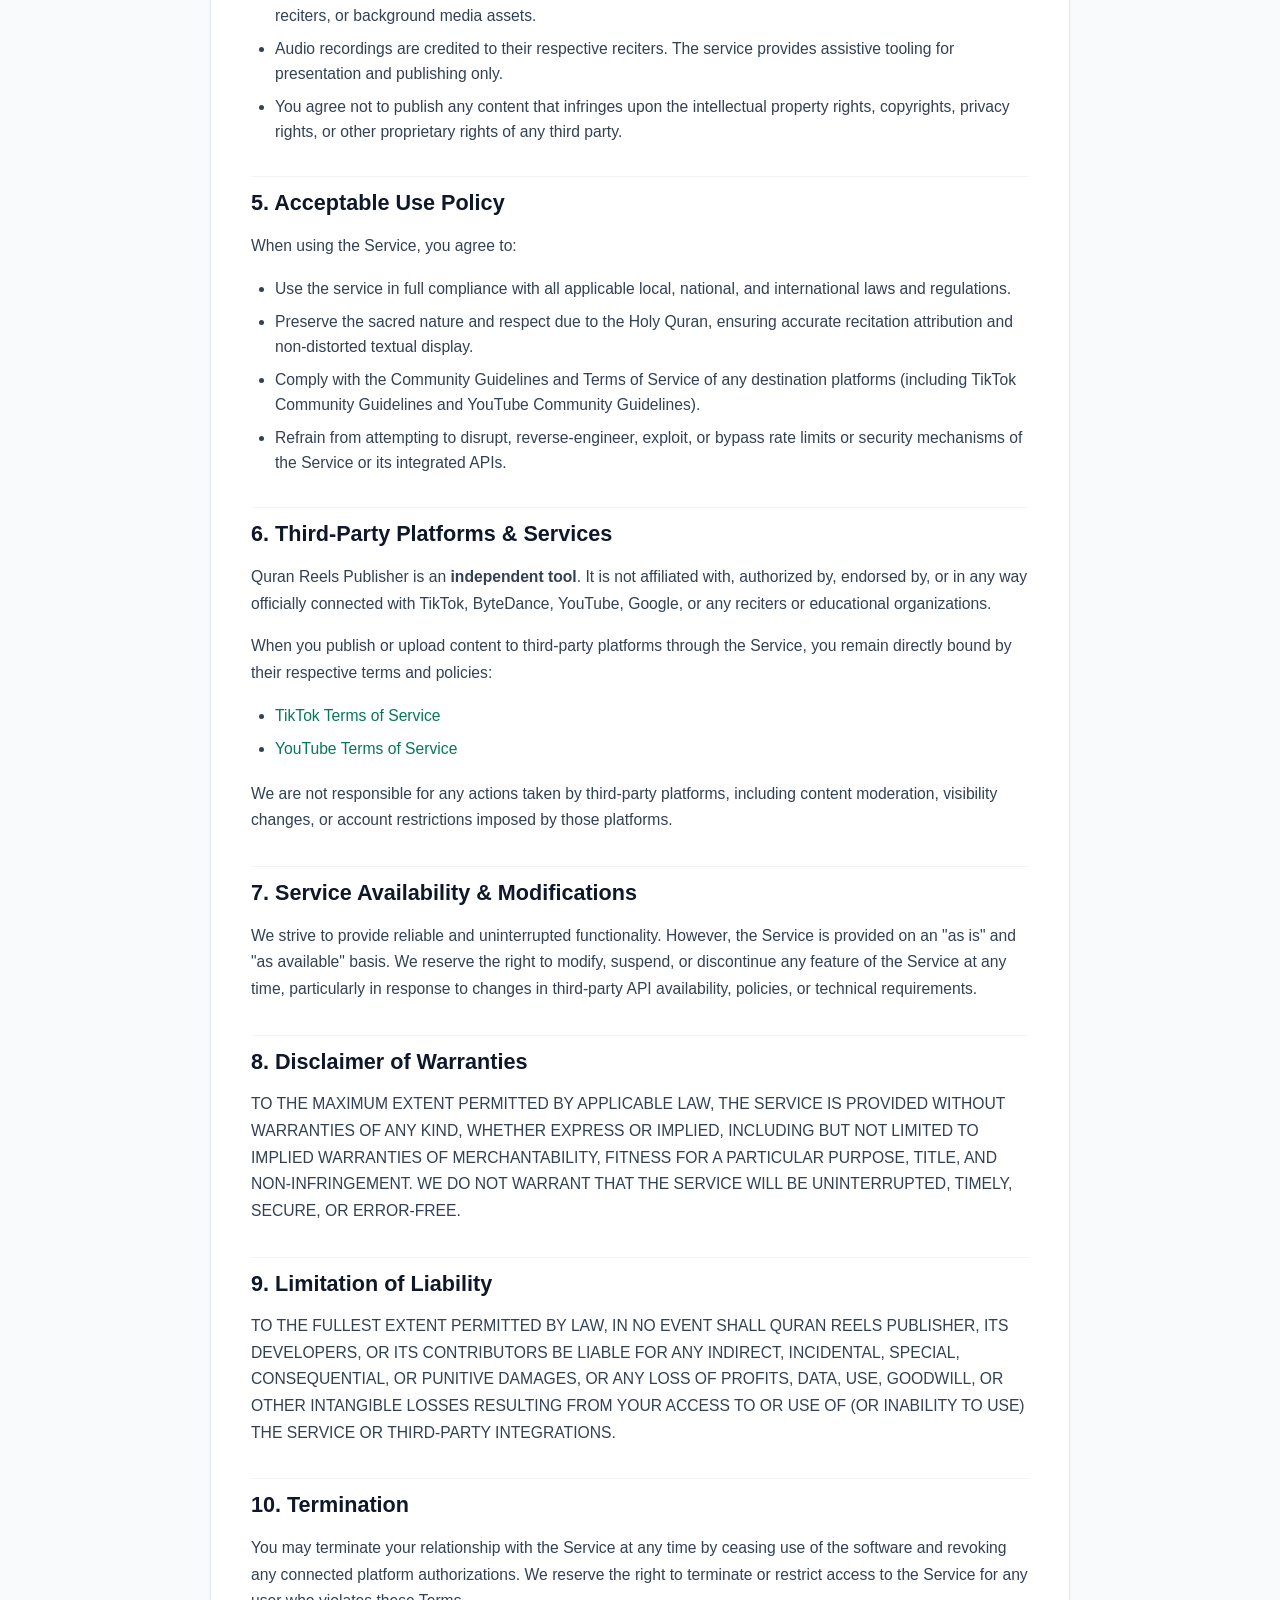
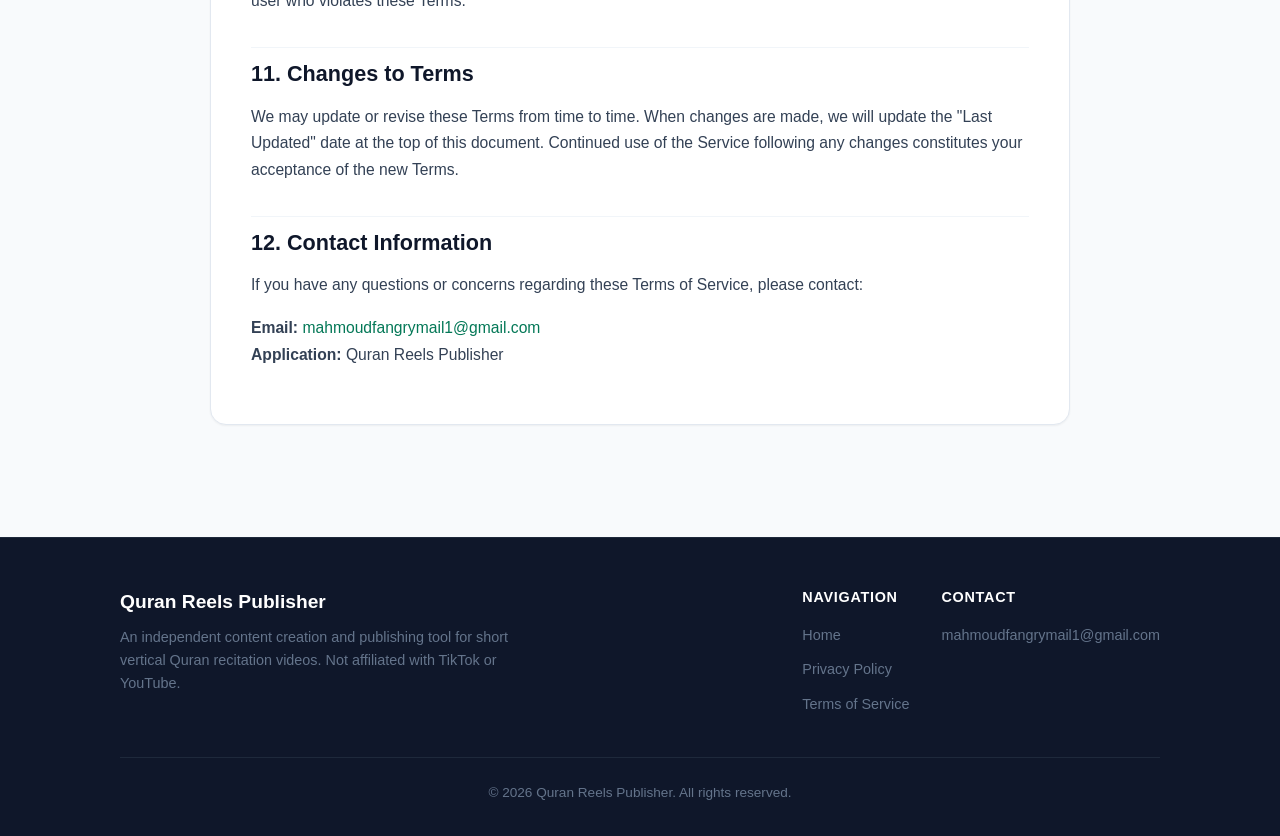
<file: terms.html>
<!DOCTYPE html>
<html lang="en">
<head>
  <meta charset="UTF-8">
  <meta name="viewport" content="width=device-width, initial-scale=1.0">
  <title>Terms of Service — Quran Reels Publisher</title>
  <meta name="description" content="Terms of Service for Quran Reels Publisher governing service usage, content responsibilities, and third-party integrations.">
  <link rel="canonical" href="https://mahmoudblog4-png.github.io/quran-reels-publisher-site/terms.html">
  <link rel="icon" type="image/png" href="assets/app-icon.png">
  <link rel="apple-touch-icon" href="assets/app-icon.png">
  <link rel="stylesheet" href="style.css">
</head>
<body>

  <!-- Site Navigation -->
  <header class="site-header">
    <div class="nav-container">
      <a href="index.html" class="brand">
        <img class="brand-icon" src="assets/app-icon.png" alt="">
        <span>Quran Reels Publisher</span>
      </a>
      <nav class="main-nav">
        <a href="index.html">Home</a>
        <a href="privacy.html">Privacy Policy</a>
        <a href="terms.html" class="active">Terms of Service</a>
      </nav>
    </div>
  </header>

  <!-- Main Legal Document -->
  <main class="content-container">
    <article class="legal-document">
      <header class="legal-header">
        <h1>Terms of Service</h1>
        <p class="legal-meta">Last Updated: October 18, 2026 &bull; Effective Date: October 18, 2026</p>
      </header>

      <div class="legal-content">
        <h2>Current public website functionality</h2>
        <p>The GitHub Pages workspace provides local video preview, browser-readable technical metadata, editable captions and attribution, and a downloadable preparation manifest. Your selected video and form entries remain in browser memory unless you explicitly download a manifest to your device. Clearing the workspace or closing the page releases that in-memory workspace. Downloaded files remain on your device until you delete them.</p>
        <p>This deployment does not connect TikTok accounts, request TikTok permissions, collect TikTok tokens, send media to TikTok or publish posts. Integration rehearsal pages are explicitly simulated. References below to connected publishing features apply only where a separate integration is actually implemented and authorized, not to the public workspace.</p>
        <p>The hosting provider, GitHub Pages, may process ordinary HTTP request information under its own privacy practices. The workspace includes no analytics, third-party scripts or tracking cookies. Never enter credentials or secret values in captions, attribution or support requests.</p>
        <h2>1. Acceptance of Terms</h2>
        <p>
          By accessing or using Quran Reels Publisher ("the Service", "the Application", "we", "us"), you agree to be bound by these Terms of Service ("Terms"). If you do not agree to these Terms, you may not access or use the Service.
        </p>

        <h2>2. Description of Service</h2>
        <p>
          Quran Reels Publisher is an independent software tool designed to assist authorized users in generating and publishing short vertical Quran recitation videos (9:16 aspect ratio) to connected social media platforms.
        </p>
        <p>
          The service enables users to render video reels containing Quranic verses, reciter attribution, typography, background visuals, and corresponding captions, and optionally submit them to connected platform accounts via official developer APIs.
        </p>

        <h2>3. Account Authorization & Security</h2>
        <p>
          To utilize publishing or drafting features, you must explicitly connect your third-party social media accounts (such as TikTok or YouTube) using standard OAuth authorization flows.
        </p>
        <ul>
          <li>You represent and warrant that you are the lawful owner or authorized administrator of any account you connect to the Service.</li>
          <li>You are responsible for maintaining the confidentiality and security of your own credentials and devices.</li>
          <li>You may revoke our application's access permissions at any time through the respective platform's account security settings.</li>
        </ul>

        <h2>4. User Responsibilities & Content Rights</h2>
        <p>
          <strong>Content Ownership & Authorization:</strong> Users are solely responsible for ensuring they have the necessary rights, permissions, and authorizations for any audio, video, images, or other content they choose to create, upload, or publish through the service.
        </p>
        <ul>
          <li>Quran Reels Publisher does not claim ownership over the Holy Quran texts, translations, audio recordings of reciters, or background media assets.</li>
          <li>Audio recordings are credited to their respective reciters. The service provides assistive tooling for presentation and publishing only.</li>
          <li>You agree not to publish any content that infringes upon the intellectual property rights, copyrights, privacy rights, or other proprietary rights of any third party.</li>
        </ul>

        <h2>5. Acceptable Use Policy</h2>
        <p>
          When using the Service, you agree to:
        </p>
        <ul>
          <li>Use the service in full compliance with all applicable local, national, and international laws and regulations.</li>
          <li>Preserve the sacred nature and respect due to the Holy Quran, ensuring accurate recitation attribution and non-distorted textual display.</li>
          <li>Comply with the Community Guidelines and Terms of Service of any destination platforms (including TikTok Community Guidelines and YouTube Community Guidelines).</li>
          <li>Refrain from attempting to disrupt, reverse-engineer, exploit, or bypass rate limits or security mechanisms of the Service or its integrated APIs.</li>
        </ul>

        <h2>6. Third-Party Platforms & Services</h2>
        <p>
          Quran Reels Publisher is an <strong>independent tool</strong>. It is not affiliated with, authorized by, endorsed by, or in any way officially connected with TikTok, ByteDance, YouTube, Google, or any reciters or educational organizations.
        </p>
        <p>
          When you publish or upload content to third-party platforms through the Service, you remain directly bound by their respective terms and policies:
        </p>
        <ul>
          <li><a href="https://www.tiktok.com/legal/terms-of-service" target="_blank" rel="noopener noreferrer">TikTok Terms of Service</a></li>
          <li><a href="https://www.youtube.com/t/terms" target="_blank" rel="noopener noreferrer">YouTube Terms of Service</a></li>
        </ul>
        <p>
          We are not responsible for any actions taken by third-party platforms, including content moderation, visibility changes, or account restrictions imposed by those platforms.
        </p>

        <h2>7. Service Availability & Modifications</h2>
        <p>
          We strive to provide reliable and uninterrupted functionality. However, the Service is provided on an "as is" and "as available" basis. We reserve the right to modify, suspend, or discontinue any feature of the Service at any time, particularly in response to changes in third-party API availability, policies, or technical requirements.
        </p>

        <h2>8. Disclaimer of Warranties</h2>
        <p>
          TO THE MAXIMUM EXTENT PERMITTED BY APPLICABLE LAW, THE SERVICE IS PROVIDED WITHOUT WARRANTIES OF ANY KIND, WHETHER EXPRESS OR IMPLIED, INCLUDING BUT NOT LIMITED TO IMPLIED WARRANTIES OF MERCHANTABILITY, FITNESS FOR A PARTICULAR PURPOSE, TITLE, AND NON-INFRINGEMENT. WE DO NOT WARRANT THAT THE SERVICE WILL BE UNINTERRUPTED, TIMELY, SECURE, OR ERROR-FREE.
        </p>

        <h2>9. Limitation of Liability</h2>
        <p>
          TO THE FULLEST EXTENT PERMITTED BY LAW, IN NO EVENT SHALL QURAN REELS PUBLISHER, ITS DEVELOPERS, OR ITS CONTRIBUTORS BE LIABLE FOR ANY INDIRECT, INCIDENTAL, SPECIAL, CONSEQUENTIAL, OR PUNITIVE DAMAGES, OR ANY LOSS OF PROFITS, DATA, USE, GOODWILL, OR OTHER INTANGIBLE LOSSES RESULTING FROM YOUR ACCESS TO OR USE OF (OR INABILITY TO USE) THE SERVICE OR THIRD-PARTY INTEGRATIONS.
        </p>

        <h2>10. Termination</h2>
        <p>
          You may terminate your relationship with the Service at any time by ceasing use of the software and revoking any connected platform authorizations. We reserve the right to terminate or restrict access to the Service for any user who violates these Terms.
        </p>

        <h2>11. Changes to Terms</h2>
        <p>
          We may update or revise these Terms from time to time. When changes are made, we will update the "Last Updated" date at the top of this document. Continued use of the Service following any changes constitutes your acceptance of the new Terms.
        </p>

        <h2>12. Contact Information</h2>
        <p>
          If you have any questions or concerns regarding these Terms of Service, please contact:
        </p>
        <p>
          <strong>Email:</strong> <a href="mailto:mahmoudfangrymail1@gmail.com">mahmoudfangrymail1@gmail.com</a><br>
          <strong>Application:</strong> Quran Reels Publisher
        </p>
      </div>
    </article>
  </main>

  <!-- Site Footer -->
  <footer class="site-footer">
    <div class="footer-container">
      <div class="footer-top">
        <div class="footer-brand">
          <h3>Quran Reels Publisher</h3>
          <p>
            An independent content creation and publishing tool for short vertical Quran recitation videos. Not affiliated with TikTok or YouTube.
          </p>
        </div>
        <div class="footer-nav">
          <div class="footer-column">
            <h4>Navigation</h4>
            <ul>
              <li><a href="index.html">Home</a></li>
              <li><a href="privacy.html">Privacy Policy</a></li>
              <li><a href="terms.html">Terms of Service</a></li>
            </ul>
          </div>
          <div class="footer-column">
            <h4>Contact</h4>
            <ul>
              <li><a href="mailto:mahmoudfangrymail1@gmail.com">mahmoudfangrymail1@gmail.com</a></li>
            </ul>
          </div>
        </div>
      </div>
      <div class="footer-bottom">
        <p>&copy; 2026 Quran Reels Publisher. All rights reserved.</p>
      </div>
    </div>
  </footer>

</body>
</html>
</file>
<file: style.css>
/* ==========================================================================
   Quran Reels Publisher - Official Stylesheet
   Clean, modern, professional, responsive, zero tracking
   ========================================================================== */

:root {
  --primary: #047857;
  --primary-hover: #065f46;
  --primary-light: #ecfdf5;
  --slate-900: #0f172a;
  --slate-800: #1e293b;
  --slate-700: #334155;
  --slate-600: #475569;
  --slate-500: #64748b;
  --slate-100: #f1f5f9;
  --slate-50: #f8fafc;
  --card-bg: #ffffff;
  --border-color: #e2e8f0;
  --max-width: 1040px;
  --radius-sm: 6px;
  --radius-md: 10px;
  --radius-lg: 16px;
  --shadow-sm: 0 1px 2px rgba(0, 0, 0, 0.05);
  --shadow-md: 0 4px 6px -1px rgba(0, 0, 0, 0.08), 0 2px 4px -2px rgba(0, 0, 0, 0.06);
}

*, *::before, *::after {
  box-sizing: border-box;
  margin: 0;
  padding: 0;
}

body {
  font-family: -apple-system, BlinkMacSystemFont, "Segoe UI", Roboto, "Helvetica Neue", Arial, sans-serif;
  line-height: 1.65;
  color: var(--slate-800);
  background-color: var(--slate-50);
  -webkit-font-smoothing: antialiased;
}

a {
  color: var(--primary);
  text-decoration: none;
  transition: color 0.2s ease;
}

a:hover {
  color: var(--primary-hover);
  text-decoration: underline;
}

/* Header & Navigation */
header.site-header {
  background: #ffffff;
  border-bottom: 1px solid var(--border-color);
  position: sticky;
  top: 0;
  z-index: 100;
}

.nav-container {
  max-width: var(--max-width);
  margin: 0 auto;
  padding: 1rem 1.5rem;
  display: flex;
  justify-content: space-between;
  align-items: center;
  flex-wrap: wrap;
  gap: 1rem;
}

.brand {
  display: flex;
  align-items: center;
  gap: 0.75rem;
  font-size: 1.15rem;
  font-weight: 700;
  color: var(--slate-900);
  text-decoration: none;
}

.brand-icon {
  display: block;
  width: 32px;
  height: 32px;
  flex: 0 0 32px;
}

nav.main-nav {
  display: flex;
  gap: 1.5rem;
  align-items: center;
  flex-wrap: wrap;
}

nav.main-nav a {
  color: var(--slate-700);
  font-weight: 500;
  font-size: 0.95rem;
  padding: 0.35rem 0.6rem;
  border-radius: var(--radius-sm);
}

nav.main-nav a:hover,
nav.main-nav a.active {
  color: var(--primary);
  background: var(--primary-light);
  text-decoration: none;
}

/* Hero Section */
.hero {
  background: linear-gradient(180deg, #ffffff 0%, var(--slate-50) 100%);
  padding: 4rem 1.5rem 3rem;
  text-align: center;
  border-bottom: 1px solid var(--border-color);
}

.hero-inner {
  max-width: 800px;
  margin: 0 auto;
}

.badge {
  display: inline-block;
  background: var(--primary-light);
  color: var(--primary);
  font-size: 0.85rem;
  font-weight: 600;
  padding: 0.35rem 0.85rem;
  border-radius: 999px;
  margin-bottom: 1.25rem;
  border: 1px solid rgba(4, 120, 87, 0.2);
}

.hero h1 {
  font-size: 2.5rem;
  line-height: 1.2;
  color: var(--slate-900);
  margin-bottom: 1.25rem;
  font-weight: 800;
  letter-spacing: -0.02em;
}

.hero-lead {
  font-size: 1.15rem;
  color: var(--slate-600);
  margin-bottom: 2rem;
  line-height: 1.7;
}

.hero-actions {
  display: flex;
  gap: 1rem;
  justify-content: center;
  flex-wrap: wrap;
}

.btn {
  display: inline-block;
  padding: 0.75rem 1.5rem;
  border-radius: var(--radius-sm);
  font-weight: 600;
  font-size: 0.95rem;
  text-decoration: none;
  transition: all 0.2s ease;
}

.btn-primary {
  background: var(--primary);
  color: white;
}

.btn-primary:hover {
  background: var(--primary-hover);
  color: white;
  text-decoration: none;
  box-shadow: var(--shadow-sm);
}

.btn-secondary {
  background: white;
  color: var(--slate-700);
  border: 1px solid var(--border-color);
}

.btn-secondary:hover {
  background: var(--slate-100);
  color: var(--slate-900);
  text-decoration: none;
}

/* Main Container */
main.content-container {
  max-width: var(--max-width);
  margin: 0 auto;
  padding: 3rem 1.5rem;
}

/* Sections */
section.info-section {
  margin-bottom: 3.5rem;
}

.section-header {
  margin-bottom: 1.5rem;
}

.section-header h2 {
  font-size: 1.75rem;
  color: var(--slate-900);
  font-weight: 700;
  letter-spacing: -0.01em;
  margin-bottom: 0.5rem;
}

.section-header p {
  color: var(--slate-600);
  font-size: 1.05rem;
}

/* Cards & Grid */
.cards-grid {
  display: grid;
  grid-template-columns: repeat(auto-fit, minmax(280px, 1fr));
  gap: 1.5rem;
  margin-top: 1.5rem;
}

.card {
  background: var(--card-bg);
  border: 1px solid var(--border-color);
  border-radius: var(--radius-md);
  padding: 1.75rem;
  box-shadow: var(--shadow-sm);
  transition: transform 0.2s ease, box-shadow 0.2s ease;
}

.card:hover {
  transform: translateY(-2px);
  box-shadow: var(--shadow-md);
}

.card-step {
  display: inline-flex;
  align-items: center;
  justify-content: center;
  width: 32px;
  height: 32px;
  border-radius: 50%;
  background: var(--primary-light);
  color: var(--primary);
  font-weight: 700;
  font-size: 0.9rem;
  margin-bottom: 1rem;
}

.card h3 {
  font-size: 1.2rem;
  color: var(--slate-900);
  margin-bottom: 0.75rem;
  font-weight: 600;
}

.card p {
  color: var(--slate-600);
  font-size: 0.95rem;
  line-height: 1.6;
}

/* Callout Box */
.callout {
  background: white;
  border-left: 4px solid var(--primary);
  border-radius: 0 var(--radius-md) var(--radius-md) 0;
  padding: 1.5rem 1.75rem;
  margin: 1.5rem 0;
  box-shadow: var(--shadow-sm);
  border-top: 1px solid var(--border-color);
  border-right: 1px solid var(--border-color);
  border-bottom: 1px solid var(--border-color);
}

.callout h4 {
  color: var(--slate-900);
  font-size: 1.05rem;
  margin-bottom: 0.5rem;
}

.callout p {
  color: var(--slate-600);
  font-size: 0.95rem;
}

/* Legal Document Styles */
.legal-document {
  background: var(--card-bg);
  border: 1px solid var(--border-color);
  border-radius: var(--radius-lg);
  padding: 2.5rem 2.5rem;
  box-shadow: var(--shadow-sm);
  max-width: 860px;
  margin: 0 auto;
}

.legal-header {
  border-bottom: 1px solid var(--border-color);
  padding-bottom: 1.5rem;
  margin-bottom: 2rem;
}

.legal-header h1 {
  font-size: 2.25rem;
  color: var(--slate-900);
  margin-bottom: 0.5rem;
}

.legal-meta {
  color: var(--slate-500);
  font-size: 0.9rem;
}

.legal-content h2 {
  font-size: 1.35rem;
  color: var(--slate-900);
  margin-top: 2rem;
  margin-bottom: 0.75rem;
  padding-top: 0.5rem;
  border-top: 1px solid var(--slate-100);
}

.legal-content h2:first-of-type {
  border-top: none;
  margin-top: 0;
}

.legal-content h3 {
  font-size: 1.1rem;
  color: var(--slate-800);
  margin-top: 1.25rem;
  margin-bottom: 0.5rem;
}

.legal-content p {
  color: var(--slate-700);
  margin-bottom: 1rem;
  font-size: 0.98rem;
  line-height: 1.7;
}

.legal-content ul, .legal-content ol {
  margin: 0.75rem 0 1.25rem 1.5rem;
  color: var(--slate-700);
}

.legal-content li {
  margin-bottom: 0.5rem;
  line-height: 1.6;
  font-size: 0.98rem;
}

/* Footer */
footer.site-footer {
  background: var(--slate-900);
  color: var(--slate-100);
  padding: 3rem 1.5rem 2rem;
  margin-top: 4rem;
  border-top: 1px solid var(--slate-800);
}

.footer-container {
  max-width: var(--max-width);
  margin: 0 auto;
}

.footer-top {
  display: flex;
  justify-content: space-between;
  align-items: flex-start;
  flex-wrap: wrap;
  gap: 2rem;
  padding-bottom: 2rem;
  border-bottom: 1px solid var(--slate-800);
}

.footer-brand h3 {
  color: white;
  font-size: 1.2rem;
  margin-bottom: 0.5rem;
}

.footer-brand p {
  color: var(--slate-500);
  font-size: 0.9rem;
  max-width: 420px;
  line-height: 1.6;
}

.footer-nav {
  display: flex;
  gap: 2rem;
  flex-wrap: wrap;
}

.footer-column h4 {
  color: white;
  font-size: 0.9rem;
  text-transform: uppercase;
  letter-spacing: 0.05em;
  margin-bottom: 0.75rem;
}

.footer-column ul {
  list-style: none;
}

.footer-column li {
  margin-bottom: 0.5rem;
}

.footer-column a {
  color: var(--slate-500);
  font-size: 0.9rem;
}

.footer-column a:hover {
  color: white;
  text-decoration: underline;
}

.footer-bottom {
  padding-top: 1.5rem;
  text-align: center;
  color: var(--slate-500);
  font-size: 0.85rem;
  line-height: 1.6;
}

/* Mobile Responsiveness */
@media (max-width: 768px) {
  .hero h1 {
    font-size: 2rem;
  }
  .nav-container {
    flex-direction: column;
    align-items: flex-start;
  }
  nav.main-nav {
    width: 100%;
    justify-content: flex-start;
    gap: 0.75rem;
  }
  .legal-document {
    padding: 1.5rem;
  }
  .footer-top {
    flex-direction: column;
  }
}
</file>
<file: workspace.css>
.workspace-intro{padding:2.5rem 0 1.5rem;max-width:760px}.workspace-intro h1{font-size:clamp(2rem,5vw,3rem);line-height:1.2;margin:.8rem 0 1rem;color:var(--slate-900)}
.notice{padding:1.2rem;border:1px solid #b45309;border-radius:10px;background:#fffbeb;color:#78350f;margin-bottom:1.5rem}.notice a{text-decoration:underline}
.workspace-grid{display:grid;grid-template-columns:1fr 1fr;gap:1.5rem;align-items:start;scroll-margin-top:110px}.panel{padding:1.5rem;background:white;border:1px solid var(--border-color);border-radius:var(--radius-lg);margin-bottom:1.5rem;min-width:0}.panel h2{font-size:1.35rem;margin-bottom:1rem}.panel h3{margin:1rem 0 .4rem}.panel p{margin:.7rem 0}.panel ol,.panel ul{padding-left:1.5rem}
label{display:block;font-weight:600;margin:1rem 0 .35rem}input:not([type=checkbox]),textarea{display:block;width:100%;padding:.7rem;border:1px solid #64748b;border-radius:6px;font:inherit;background:#fff;color:#0f172a}textarea{resize:vertical}.help{font-size:.88rem;color:#475569}.check{display:flex;align-items:start;gap:.65rem;font-size:.93rem;font-weight:400}.check input{margin-top:.4rem;flex-shrink:0;width:1rem;height:1rem}
button{font:inherit;cursor:pointer}.btn{margin:.35rem .3rem .35rem 0}button:disabled{opacity:.6;cursor:not-allowed}video{width:100%;max-height:440px;background:#0f172a;margin-top:1rem;border-radius:8px}dl{display:grid;grid-template-columns:auto 1fr;gap:.3rem 1rem;font-size:.9rem}dt{font-weight:600}dd{overflow-wrap:anywhere}[hidden]{display:none!important}:focus-visible{outline:3px solid #1d4ed8;outline-offset:4px}.status-pill{display:inline-block;background:#fff7ed;border:1px solid #c2410c;color:#7c2d12;padding:.2rem .6rem;border-radius:6px;margin:.5rem 0}
@media(max-width:760px){.workspace-grid{grid-template-columns:1fr}.panel{padding:1.1rem}.main-nav{gap:.8rem!important}.workspace-intro{padding-top:1.5rem}}@media(prefers-reduced-motion:reduce){*{scroll-behavior:auto!important;transition:none!important}}
</file>
